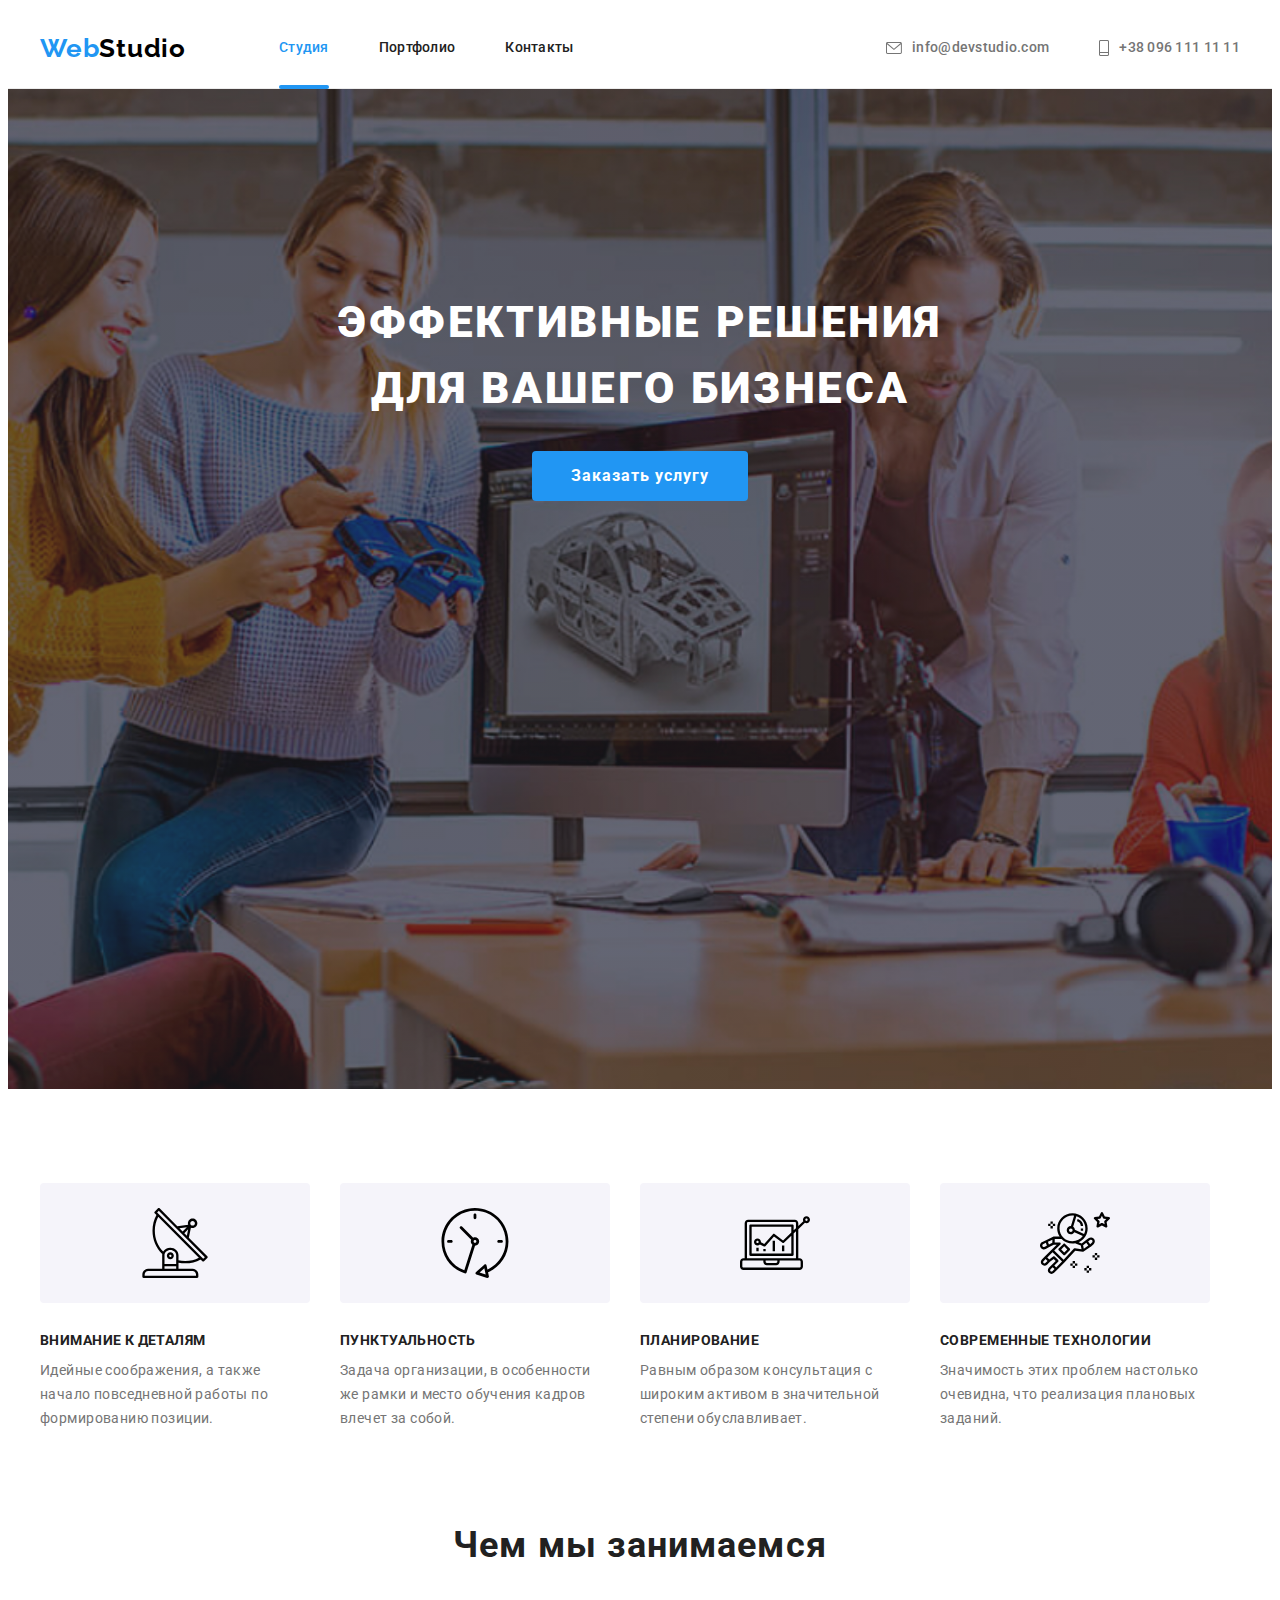
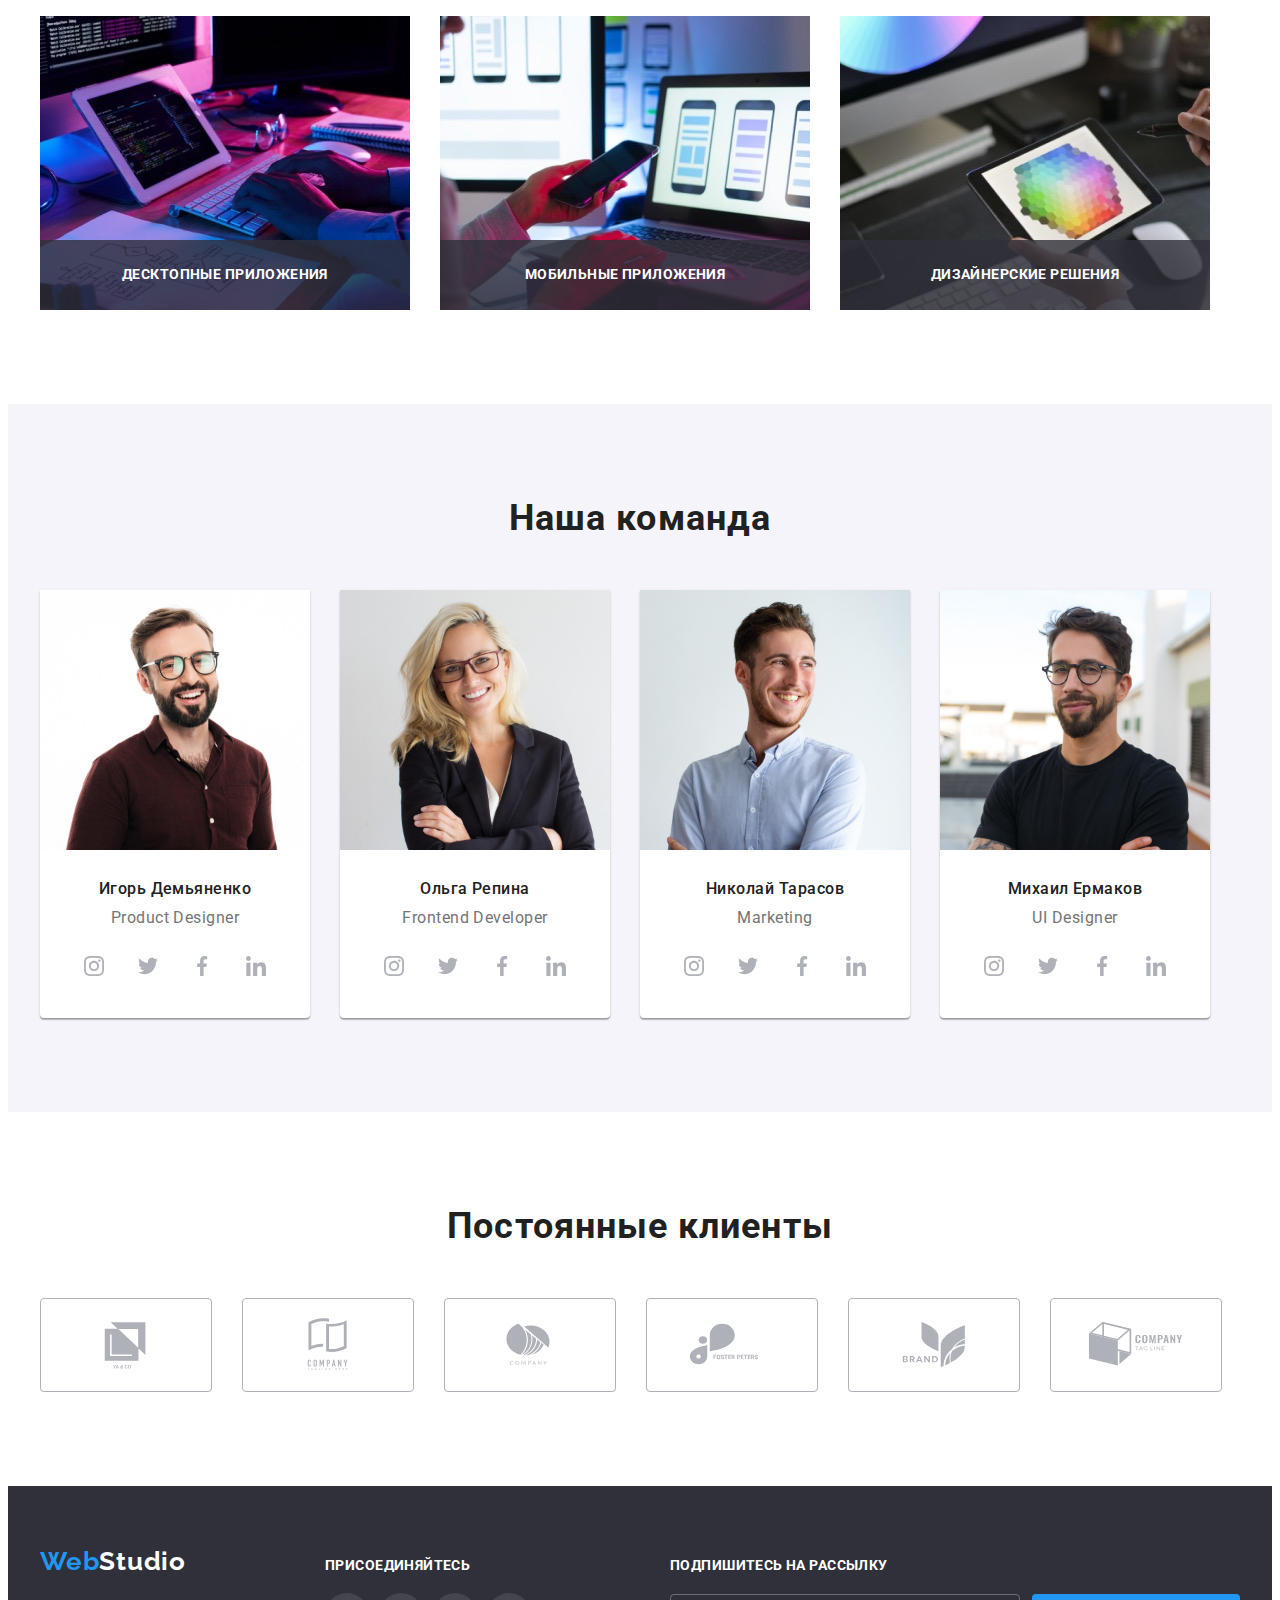
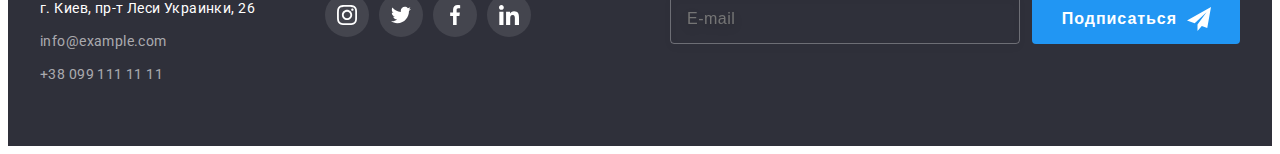
<file: index.html>
<!DOCTYPE html>
<html lang="ru">
  <head>
    <meta charset="UTF-8" />
    <meta http-equiv="X-UA-Compatible" content="IE=edge" />
    <meta name="viewport" content="width=device-width, initial-scale=1.0" />
    <title>Web Studio</title>
    <link rel="preconnect" href="https://fonts.googleapis.com" />
    <link rel="preconnect" href="https://fonts.gstatic.com" crossorigin />
    <link
      href="https://fonts.googleapis.com/css2?family=Montserrat:wght@400;700&family=Raleway:wght@700&family=Roboto:wght@400;500;700;900&display=swap"
      rel="stylesheet"
    />
    <link
      rel="stylesheet"
      href="https://cdnjs.cloudflare.com/ajax/libs/modern-normalize/1.1.0/modern-normalize.min.css"
      integrity="sha512-wpPYUAdjBVSE4KJnH1VR1HeZfpl1ub8YT/NKx4PuQ5NmX2tKuGu6U/JRp5y+Y8XG2tV+wKQpNHVUX03MfMFn9Q=="
      crossorigin="anonymous"
      referrerpolicy="no-referrer"
    />
    <link rel="stylesheet" href="./css/style.css" />
  </head>
  <body>
    <header class="header">
      <div class="header-content container">
        <nav class="header-nav">
          <a href="" class="header-logo link"
            >Web<span class="header-logo-studio">Studio</span></a
          >
          <ul class="header-list list">
            <li class="header-item">
              <a href="./index.html" class="header-link link current">Студия</a>
            </li>
            <li class="header-item">
              <a href="./portfolio.html" class="header-link link">Портфолио</a>
            </li>
            <li class="header-item">
              <a href="" class="header-link link">Контакты</a>
            </li>
          </ul>
        </nav>
        <ul class="header-contacts list">
          <li>
            <a href="mailto:info@devstudio.com" class="header-mail link"
              ><svg class="header-contact-icon" width="16" height="12">
                <use href="./img/symbol-defs.svg#icon-envelope"></use></svg
              >info@devstudio.com</a
            >
          </li>
          <li>
            <a href="tel:+380961111111" class="header-tel link"
              ><svg class="header-contact-icon" width="10" height="16">
                <use href="./img/symbol-defs.svg#icon-Vector"></use></svg
              >+38 096 111 11 11</a
            >
          </li>
        </ul>
      </div>
    </header>
    <main>
      <!--Hero-->
      <section class="hero">
        <div class="container">
          <h1 class="hero-title">Эффективные решения для вашего бизнеса</h1>
          <button type="button" class="hero-btn" data-modal-open>
            Заказать услугу
          </button>
        </div>
      </section>
      <!--Specificity-->
      <section class="specificity section">
        <div class="container">
          <h2 class="specificity-title" hidden>Особенности</h2>
          <ul class="specificity-list list">
            <li class="specificity-item">
              <div class="specificity-icon">
                <svg class="icon-antenna" width="70" height="70">
                  <use href="./img/symbol-defs.svg#icon-antenna"></use>
                </svg>
              </div>
              <h3 class="specificity-post-title">Внимание к деталям</h3>
              <p class="specificity-text">
                Идейные соображения, а также начало повседневной работы по
                формированию позиции.
              </p>
            </li>
            <li class="specificity-item">
              <div class="specificity-icon">
                <svg class="icon-clock" width="70" height="70">
                  <use href="./img/symbol-defs.svg#icon-clock"></use>
                </svg>
              </div>
              <h3 class="specificity-post-title">Пунктуальность</h3>
              <p class="specificity-text">
                Задача организации, в особенности же рамки и место обучения
                кадров влечет за собой.
              </p>
            </li>
            <li class="specificity-item">
              <div class="specificity-icon">
                <svg class="icon-diagram" width="70" height="70">
                  <use href="./img/symbol-defs.svg#icon-diagram"></use>
                </svg>
              </div>
              <h3 class="specificity-post-title">Планирование</h3>
              <p class="specificity-text">
                Равным образом консультация с широким активом в значительной
                степени обуславливает.
              </p>
            </li>
            <li class="specificity-item">
              <div class="specificity-icon">
                <svg class="icon-astronaut" width="70" height="70">
                  <use href="./img/symbol-defs.svg#icon-astronaut"></use>
                </svg>
              </div>
              <h3 class="specificity-post-title">Современные технологии</h3>
              <p class="specificity-text">
                Значимость этих проблем настолько очевидна, что реализация
                плановых заданий.
              </p>
            </li>
          </ul>
        </div>
      </section>
      <!--Activity-->
      <section class="activity section">
        <div class="container">
          <h2 class="activity-title">Чем мы занимаемся</h2>
          <ul class="activity-list list">
            <li class="activity-item">
              <img
                src="./img/box-1.jpg"
                alt="Работа за компьютером 1"
                width="370"
              />
              <p class="activity-text">Десктопные приложения</p>
            </li>
            <li class="activity-item">
              <img
                src="./img/box-2.jpg"
                alt="Работа за компьютером 2"
                width="370"
              />
              <p class="activity-text">Мобильные приложения</p>
            </li>
            <li class="activity-item">
              <img
                src="./img/box-3.jpg"
                alt="Работа за компьютером 3"
                width="370"
              />
              <p class="activity-text">Дизайнерские решения</p>
            </li>
          </ul>
        </div>
      </section>
      <!--Команда-->
      <section class="team section">
        <div class="container">
          <h2 class="team-title">Наша команда</h2>
          <ul class="team-list list">
            <li class="team-item">
              <img src="./img/igor.jpg" alt="Игорь" width="270" />
              <div class="workers-position">
                <h3 class="workers">Игорь Демьяненко</h3>
                <p class="position">Product Designer</p>
                <ul class="workers-soc list">
                  <li class="workers-soc-item">
                    <a href="" class="workers-soc-link link"
                      ><svg class="workers-soc-icon" width="20" height="20">
                        <use
                          href="./img/symbol-defs.svg#icon-instagram"
                        ></use></svg
                    ></a>
                  </li>
                  <li class="workers-soc-item">
                    <a href="" class="workers-soc-link link"
                      ><svg class="workers-soc-icon" width="20" height="20">
                        <use
                          href="./img/symbol-defs.svg#icon-twitter"
                        ></use></svg
                    ></a>
                  </li>
                  <li class="workers-soc-item">
                    <a href="" class="workers-soc-link link"
                      ><svg class="workers-soc-icon" width="20" height="20">
                        <use
                          href="./img/symbol-defs.svg#icon-facebook"
                        ></use></svg
                    ></a>
                  </li>
                  <li class="workers-soc-item">
                    <a href="" class="workers-soc-link link"
                      ><svg class="workers-soc-icon" width="20" height="20">
                        <use
                          href="./img/symbol-defs.svg#icon-linkedin"
                        ></use></svg
                    ></a>
                  </li>
                </ul>
              </div>
            </li>
            <li class="team-item">
              <img src="./img/olga.jpg" alt="Ольга" width="270" />
              <div class="workers-position">
                <h3 class="workers">Ольга Репина</h3>
                <p class="position">Frontend Developer</p>
                <ul class="workers-soc list">
                  <li class="workers-soc-item">
                    <a href="" class="workers-soc-link link"
                      ><svg class="workers-soc-icon" width="20" height="20">
                        <use
                          href="./img/symbol-defs.svg#icon-instagram"
                        ></use></svg
                    ></a>
                  </li>
                  <li class="workers-soc-item">
                    <a href="" class="workers-soc-link link"
                      ><svg class="workers-soc-icon" width="20" height="20">
                        <use
                          href="./img/symbol-defs.svg#icon-twitter"
                        ></use></svg
                    ></a>
                  </li>
                  <li class="workers-soc-item">
                    <a href="" class="workers-soc-link link"
                      ><svg class="workers-soc-icon" width="20" height="20">
                        <use
                          href="./img/symbol-defs.svg#icon-facebook"
                        ></use></svg
                    ></a>
                  </li>
                  <li class="workers-soc-item">
                    <a href="" class="workers-soc-link link"
                      ><svg class="workers-soc-icon" width="20" height="20">
                        <use
                          href="./img/symbol-defs.svg#icon-linkedin"
                        ></use></svg
                    ></a>
                  </li>
                </ul>
              </div>
            </li>
            <li class="team-item">
              <img src="./img/kola.jpg" alt="Николай" width="270" />
              <div class="workers-position">
                <h3 class="workers">Николай Тарасов</h3>
                <p class="position">Marketing</p>
                <ul class="workers-soc list">
                  <li class="workers-soc-item">
                    <a href="" class="workers-soc-link link"
                      ><svg class="workers-soc-icon" width="20" height="20">
                        <use
                          href="./img/symbol-defs.svg#icon-instagram"
                        ></use></svg
                    ></a>
                  </li>
                  <li class="workers-soc-item">
                    <a href="" class="workers-soc-link link"
                      ><svg class="workers-soc-icon" width="20" height="20">
                        <use
                          href="./img/symbol-defs.svg#icon-twitter"
                        ></use></svg
                    ></a>
                  </li>
                  <li class="workers-soc-item">
                    <a href="" class="workers-soc-link link"
                      ><svg class="workers-soc-icon" width="20" height="20">
                        <use
                          href="./img/symbol-defs.svg#icon-facebook"
                        ></use></svg
                    ></a>
                  </li>
                  <li class="workers-soc-item">
                    <a href="" class="workers-soc-link link"
                      ><svg class="workers-soc-icon" width="20" height="20">
                        <use
                          href="./img/symbol-defs.svg#icon-linkedin"
                        ></use></svg
                    ></a>
                  </li>
                </ul>
              </div>
            </li>
            <li class="team-item">
              <img src="./img/misa.jpg" alt="Михаил" width="270" />
              <div class="workers-position">
                <h3 class="workers">Михаил Ермаков</h3>
                <p class="position">UI Designer</p>
                <ul class="workers-soc list">
                  <li class="workers-soc-item">
                    <a href="" class="workers-soc-link link"
                      ><svg class="workers-soc-icon" width="20" height="20">
                        <use
                          href="./img/symbol-defs.svg#icon-instagram"
                        ></use></svg
                    ></a>
                  </li>
                  <li class="workers-soc-item">
                    <a href="" class="workers-soc-link link"
                      ><svg class="workers-soc-icon" width="20" height="20">
                        <use
                          href="./img/symbol-defs.svg#icon-twitter"
                        ></use></svg
                    ></a>
                  </li>
                  <li class="workers-soc-item">
                    <a href="" class="workers-soc-link link"
                      ><svg class="workers-soc-icon" width="20" height="20">
                        <use
                          href="./img/symbol-defs.svg#icon-facebook"
                        ></use></svg
                    ></a>
                  </li>
                  <li class="workers-soc-item">
                    <a href="" class="workers-soc-link link"
                      ><svg class="workers-soc-icon" width="20" height="20">
                        <use
                          href="./img/symbol-defs.svg#icon-linkedin"
                        ></use></svg
                    ></a>
                  </li>
                </ul>
              </div>
            </li>
          </ul>
        </div>
      </section>
      <!--Клиенты-->
      <section class="clients">
        <div class="container">
          <h2 class="clients-title">Постоянные клиенты</h2>
          <ul class="clients-icon list">
            <li>
              <a href="" class="client-icon-link"
                ><svg class="client-icon" width="106" height="60">
                  <use href="./img/symbol-defs.svg#icon-Logo-1"></use></svg
              ></a>
            </li>
            <li>
              <a href="" class="client-icon-link"
                ><svg class="client-icon" width="106" height="60">
                  <use href="./img/symbol-defs.svg#icon-Logo-2"></use></svg
              ></a>
            </li>
            <li>
              <a href="" class="client-icon-link"
                ><svg class="client-icon" width="106" height="60">
                  <use href="./img/symbol-defs.svg#icon-Logo-3"></use></svg
              ></a>
            </li>
            <li>
              <a href="" class="client-icon-link"
                ><svg class="client-icon" width="106" height="60">
                  <use href="./img/symbol-defs.svg#icon-Logo-4"></use></svg
              ></a>
            </li>
            <li>
              <a href="" class="client-icon-link"
                ><svg class="client-icon" width="106" height="60">
                  <use href="./img/symbol-defs.svg#icon-Logo-5"></use></svg
              ></a>
            </li>
            <li>
              <a href="" class="client-icon-link"
                ><svg class="client-icon" width="106" height="60">
                  <use href="./img/symbol-defs.svg#icon-Logo-6"></use></svg
              ></a>
            </li>
          </ul>
        </div>
      </section>
    </main>
    <!--Футер-->
    <footer class="footer">
      <div class="container footer">
        <div class="footer-address">
          <a href="" class="footer-logo link"
            >Web<span class="footer-logo-studio">Studio</span></a
          >
          <address class="address">
            <p class="address-text">г. Киев, пр-т Леси Украинки, 26</p>
            <ul class="footer-list list">
              <li class="footer-mail">
                <a href="mailto:info@devstudio.com" class="mail link"
                  >info@example.com</a
                >
              </li>
              <li class="footer-tel">
                <a href="tel:+380961111111" class="tel link"
                  >+38 099 111 11 11</a
                >
              </li>
            </ul>
          </address>
        </div>
        <div class="footer-login">
          <p class="footer-soc-title">присоединяйтесь</p>
          <ul class="footer-soc list">
            <li class="footer-soc-item">
              <a href="" class="footer-soc-link link"
                ><svg class="footer-soc-icon" width="20" height="20">
                  <use href="./img/symbol-defs.svg#icon-instagram"></use></svg
              ></a>
            </li>
            <li class="footer-soc-item">
              <a href="" class="footer-soc-link link"
                ><svg class="footer-soc-icon" width="20" height="20">
                  <use href="./img/symbol-defs.svg#icon-twitter"></use></svg
              ></a>
            </li>
            <li class="footer-soc-item">
              <a href="" class="footer-soc-link link"
                ><svg class="footer-soc-icon" width="20" height="20">
                  <use href="./img/symbol-defs.svg#icon-facebook"></use></svg
              ></a>
            </li>
            <li class="footer-soc-item">
              <a href="" class="footer-soc-link link"
                ><svg class="footer-soc-icon" width="20" height="20">
                  <use href="./img/symbol-defs.svg#icon-linkedin"></use></svg
              ></a>
            </li>
          </ul>
        </div>
        <div class="subscribe">
          <p class="subscribe-title">подпишитесь на рассылку</p>
          <form class="subscribe-form">
            <input
              type="email"
              name="email"
              placeholder="E-mail"
              class="subscribe-email"
            />
            <button type="submit" class="subscribe-btn">
              Подписаться<svg class="icon-send">
                <use href="./img/symbol-defs.svg#icon-send"></use>
              </svg>
            </button>
          </form>
        </div>
      </div>
    </footer>
    <!--Модальное окно-->
    <div class="backdrop is-hidden" data-modal>
      <div class="modal">
        <button class="modal-close" data-modal-close>
          <svg width="18" height="18">
            <use href="./img/symbol-defs.svg#icon-close-black"></use>
          </svg>
        </button>
        <p class="modal-title">Оставьте свои данные, мы вам перезвоним</p>
        <form class="modal-form">
          <div class="modal-field">
            <label class="modal-label" for="user-name">Имя</label>
            <div class="input-wrap">
              <input
                type="text"
                class="modal-input"
                name="user-name"
                id="user-name"
                required
              />
              <svg class="input-icon" width="18" height="18">
                <use href="./img/symbol-defs.svg#icon-person"></use>
              </svg>
            </div>
          </div>
          <div class="modal-field">
            <label class="modal-label" for="user-tel">Телефон</label>
            <div class="input-wrap">
              <input
                type="tel"
                class="modal-input"
                name="user-tel"
                id="user-tel"
                required
              />
              <svg class="input-icon" width="18" height="18">
                <use href="./img/symbol-defs.svg#icon-phone"></use>
              </svg>
            </div>
          </div>
          <div class="modal-field">
            <label class="modal-label" for="user-email">Почта</label>
            <div class="input-wrap">
              <input
                type="email"
                class="modal-input"
                name="user-email"
                id="user-email"
              />
              <svg class="input-icon" width="18" height="18">
                <use href="./img/symbol-defs.svg#icon-email"></use>
              </svg>
            </div>
          </div>
          <div class="modal-field">
            <label class="modal-label" for="user-text">Комментарий</label>
            <textarea
              name="user-text"
              id="user-text"
              placeholder="Введите текст"
              class="modal-text"
            ></textarea>
          </div>
          <div class="modal-fields">
            <input
              type="checkbox"
              name="policy"
              id="policy"
              class="modal-check visually-hidden"
              value="true"
            />
            <label for="policy" class="check-text"
              ><span>
                <svg class="check-icon" width="11" height="8">
                  <use href="./img/symbol-defs.svg#icon-check"></use>
                </svg> </span
              >Соглашаюсь с рассылкой и принимаю&nbsp;<a
                href=""
                class="modal-contract"
                >Условия договора</a
              ></label
            >
          </div>
          <button type="submit" class="button-submit">Отправить</button>
        </form>
      </div>
    </div>
    <script src="./js/modal.js"></script>
  </body>
</html>
</file>
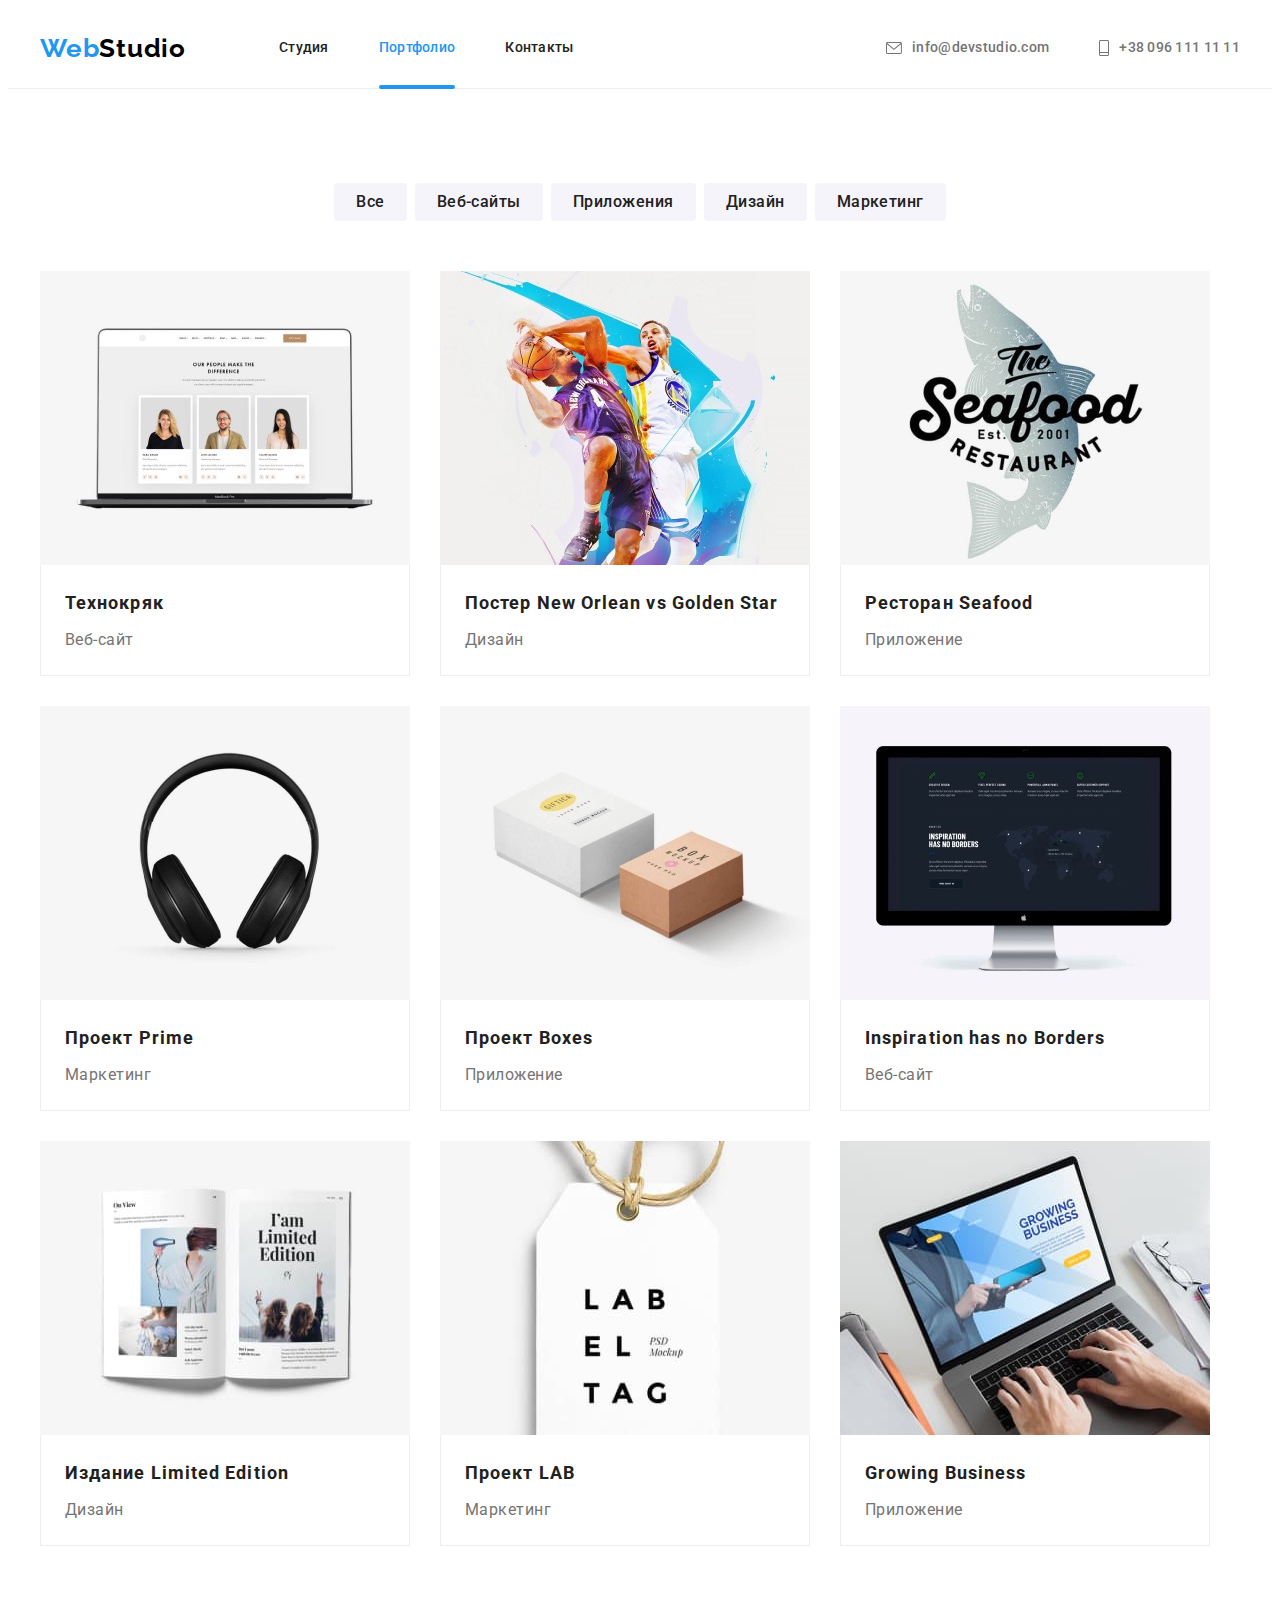
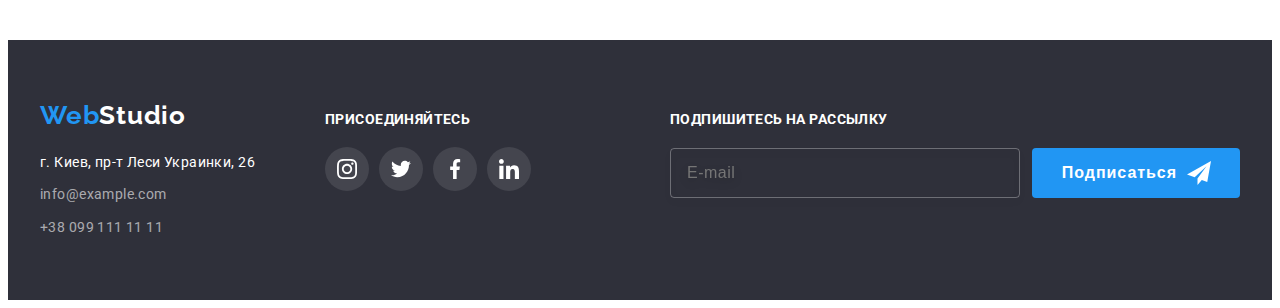
<file: portfolio.html>
<!DOCTYPE html>
<html lang="ru">
  <head>
    <meta charset="UTF-8" />
    <meta http-equiv="X-UA-Compatible" content="IE=edge" />
    <meta name="viewport" content="width=device-width, initial-scale=1.0" />
    <title>Портфолио</title>
    <link rel="preconnect" href="https://fonts.googleapis.com" />
    <link rel="preconnect" href="https://fonts.gstatic.com" crossorigin />
    <link
      href="https://fonts.googleapis.com/css2?family=Montserrat:wght@400;700&family=Raleway:wght@700&family=Roboto:wght@400;500;700;900&display=swap"
      rel="stylesheet"
    />
    <link
      rel="stylesheet"
      href="https://cdnjs.cloudflare.com/ajax/libs/modern-normalize/1.1.0/modern-normalize.min.css"
      integrity="sha512-wpPYUAdjBVSE4KJnH1VR1HeZfpl1ub8YT/NKx4PuQ5NmX2tKuGu6U/JRp5y+Y8XG2tV+wKQpNHVUX03MfMFn9Q=="
      crossorigin="anonymous"
      referrerpolicy="no-referrer"
    />
    <link rel="stylesheet" href="./css/style.css" />
  </head>
  <body>
    <header class="header">
      <div class="header-content container">
        <nav class="header-nav">
          <a href="" class="header-logo link"
            >Web<span class="header-logo-studio">Studio</span>
          </a>
          <ul class="header-list list">
            <li class="header-item">
              <a href="./index.html" class="header-link link">Студия</a>
            </li>
            <li class="header-item">
              <a href="./portfolio.html" class="header-link link current"
                >Портфолио</a
              >
            </li>
            <li class="header-item">
              <a href="" class="header-link link">Контакты</a>
            </li>
          </ul>
        </nav>
        <ul class="header-contacts list">
          <li>
            <a href="mailto:info@devstudio.com" class="header-mail link"
              ><svg class="header-contact-icon" width="16" height="12">
                <use href="./img/symbol-defs.svg#icon-envelope"></use></svg
              >info@devstudio.com</a
            >
          </li>
          <li>
            <a href="tel:+380961111111" class="header-tel link"
              ><svg class="header-contact-icon" width="10" height="16">
                <use href="./img/symbol-defs.svg#icon-Vector"></use></svg
              >+38 096 111 11 11</a
            >
          </li>
        </ul>
      </div>
    </header>
    <main>
      <section class="projects section">
        <div class="container">
          <h1 class="projects-title" hidden>Наши работы</h1>
          <ul class="projects-list list">
            <li class="projects-item">
              <button type="button" class="projects-btn">Все</button>
            </li>
            <li class="projects-item">
              <button type="button" class="projects-btn">Веб-сайты</button>
            </li>
            <li class="projects-item">
              <button type="button" class="projects-btn">Приложения</button>
            </li>
            <li class="projects-item">
              <button type="button" class="projects-btn">Дизайн</button>
            </li>
            <li class="projects-item">
              <button type="button" class="projects-btn">Маркетинг</button>
            </li>
          </ul>
          <ul class="portfolio-list list">
            <li class="portfolio-item">
              <a href="" class="portfolio-link link">
                <div class="portfolio-overlate">
                  <img src="./portfolio/pjct1.jpg" alt="Проект1" width="370" />
                  <p class="portfolio-overlate-text">
                    Ресурс предлагает комплексные предложения с разным уровнем
                    функционала и сервисов. Все это позволит посетителю получить
                    исчерпывающие сведения о компании или частном лице.
                  </p>
                </div>
                <div class="portfolio-post">
                  <h2 class="portfolio-name">Технокряк</h2>
                  <p class="portfolio-text">Веб-сайт</p>
                </div>
              </a>
            </li>
            <li class="portfolio-item">
              <a href="" class="portfolio-link link">
                <div class="portfolio-overlate">
                  <img src="./portfolio/pjct2.jpg" alt="Проект2" width="370" />
                  <p class="portfolio-overlate-text">
                    Текст Текст Текст Текст Текст Текст Текст Текст Текст Текст
                    Текст Текст Текст Текст Текст Текст Текст Текст Текст Текст
                    Текст Текст Текст Текст Текст Текст Текст Текст Текст Текст
                  </p>
                </div>
                <div class="portfolio-post">
                  <h2 class="portfolio-name">
                    Постер New Orlean vs Golden Star
                  </h2>
                  <p class="portfolio-text">Дизайн</p>
                </div>
              </a>
            </li>
            <li class="portfolio-item">
              <a href="" class="portfolio-link link">
                <div class="portfolio-overlate">
                  <img src="./portfolio/pjct3.jpg" alt="Проект3" width="370" />
                  <p class="portfolio-overlate-text">
                    Текст Текст Текст Текст Текст Текст Текст Текст Текст Текст
                    Текст Текст Текст Текст Текст Текст Текст Текст Текст Текст
                    Текст Текст Текст Текст Текст Текст Текст Текст Текст Текст
                  </p>
                </div>
                <div class="portfolio-post">
                  <h2 class="portfolio-name">Ресторан Seafood</h2>
                  <p class="portfolio-text">Приложение</p>
                </div>
              </a>
            </li>
            <li class="portfolio-item">
              <a href="" class="portfolio-link link">
                <div class="portfolio-overlate">
                  <img src="./portfolio/pjct4.jpg" alt="Проект4" width="370" />
                  <p class="portfolio-overlate-text">
                    Текст Текст Текст Текст Текст Текст Текст Текст Текст Текст
                    Текст Текст Текст Текст Текст Текст Текст Текст Текст Текст
                    Текст Текст Текст Текст Текст Текст Текст Текст Текст Текст
                  </p>
                </div>
                <div class="portfolio-post">
                  <h2 class="portfolio-name">Проект Prime</h2>
                  <p class="portfolio-text">Маркетинг</p>
                </div>
              </a>
            </li>
            <li class="portfolio-item">
              <a href="" class="portfolio-link link">
                <div class="portfolio-overlate">
                  <img src="./portfolio/pjct5.jpg" alt="Проект5" width="370" />
                  <p class="portfolio-overlate-text">
                    Текст Текст Текст Текст Текст Текст Текст Текст Текст Текст
                    Текст Текст Текст Текст Текст Текст Текст Текст Текст Текст
                    Текст Текст Текст Текст Текст Текст Текст Текст Текст Текст
                  </p>
                </div>
                <div class="portfolio-post">
                  <h2 class="portfolio-name">Проект Boxes</h2>
                  <p class="portfolio-text">Приложение</p>
                </div>
              </a>
            </li>
            <li class="portfolio-item">
              <a href="" class="portfolio-link link">
                <div class="portfolio-overlate">
                  <img src="./portfolio/pjct6.jpg" alt="Проект6" width="370" />
                  <p class="portfolio-overlate-text">
                    Текст Текст Текст Текст Текст Текст Текст Текст Текст Текст
                    Текст Текст Текст Текст Текст Текст Текст Текст Текст Текст
                    Текст Текст Текст Текст Текст Текст Текст Текст Текст Текст
                  </p>
                </div>
                <div class="portfolio-post">
                  <h2 class="portfolio-name">Inspiration has no Borders</h2>
                  <p class="portfolio-text">Веб-сайт</p>
                </div>
              </a>
            </li>
            <li class="portfolio-item">
              <a href="" class="portfolio-link link">
                <div class="portfolio-overlate">
                  <img src="./portfolio/pjct7.jpg" alt="Проект7" width="370" />
                  <p class="portfolio-overlate-text">
                    Текст Текст Текст Текст Текст Текст Текст Текст Текст Текст
                    Текст Текст Текст Текст Текст Текст Текст Текст Текст Текст
                    Текст Текст Текст Текст Текст Текст Текст Текст Текст Текст
                  </p>
                </div>
                <div class="portfolio-post">
                  <h2 class="portfolio-name">Издание Limited Edition</h2>
                  <p class="portfolio-text">Дизайн</p>
                </div>
              </a>
            </li>
            <li class="portfolio-item">
              <a href="" class="portfolio-link link">
                <div class="portfolio-overlate">
                  <img src="./portfolio/pjct8.jpg" alt="Проект8" width="370" />
                  <p class="portfolio-overlate-text">
                    Текст Текст Текст Текст Текст Текст Текст Текст Текст Текст
                    Текст Текст Текст Текст Текст Текст Текст Текст Текст Текст
                    Текст Текст Текст Текст Текст Текст Текст Текст Текст Текст
                  </p>
                </div>
                <div class="portfolio-post">
                  <h2 class="portfolio-name">Проект LAB</h2>
                  <p class="portfolio-text">Маркетинг</p>
                </div>
              </a>
            </li>
            <li class="portfolio-item">
              <a href="" class="portfolio-link link">
                <div class="portfolio-overlate">
                  <img src="./portfolio/pjct9.jpg" alt="Проект9" width="370" />
                  <p class="portfolio-overlate-text">
                    Текст Текст Текст Текст Текст Текст Текст Текст Текст Текст
                    Текст Текст Текст Текст Текст Текст Текст Текст Текст Текст
                    Текст Текст Текст Текст Текст Текст Текст Текст Текст Текст
                  </p>
                </div>
                <div class="portfolio-post">
                  <h2 class="portfolio-name">Growing Business</h2>
                  <p class="portfolio-text">Приложение</p>
                </div>
              </a>
            </li>
          </ul>
        </div>
      </section>
    </main>
    <footer class="footer">
      <div class="container footer">
        <div class="footer-address">
          <a href="" class="footer-logo link"
            >Web<span class="footer-logo-studio">Studio</span></a
          >
          <address class="address">
            <p class="address-text">г. Киев, пр-т Леси Украинки, 26</p>
            <ul class="footer-list list">
              <li class="footer-mail">
                <a href="mailto:info@devstudio.com" class="mail link"
                  >info@example.com</a
                >
              </li>
              <li class="footer-tel">
                <a href="tel:+380961111111" class="tel link"
                  >+38 099 111 11 11</a
                >
              </li>
            </ul>
          </address>
        </div>
        <div class="footer-login">
          <p class="footer-soc-title">присоединяйтесь</p>
          <ul class="footer-soc list">
            <li class="footer-soc-item">
              <a href="" class="footer-soc-link link"
                ><svg class="footer-soc-icon" width="20" height="20">
                  <use href="./img/symbol-defs.svg#icon-instagram"></use></svg
              ></a>
            </li>
            <li class="footer-soc-item">
              <a href="" class="footer-soc-link link"
                ><svg class="footer-soc-icon" width="20" height="20">
                  <use href="./img/symbol-defs.svg#icon-twitter"></use></svg
              ></a>
            </li>
            <li class="footer-soc-item">
              <a href="" class="footer-soc-link link"
                ><svg class="footer-soc-icon" width="20" height="20">
                  <use href="./img/symbol-defs.svg#icon-facebook"></use></svg
              ></a>
            </li>
            <li class="footer-soc-item">
              <a href="" class="footer-soc-link link"
                ><svg class="footer-soc-icon" width="20" height="20">
                  <use href="./img/symbol-defs.svg#icon-linkedin"></use></svg
              ></a>
            </li>
          </ul>
        </div>
        <div class="subscribe">
          <p class="subscribe-title">подпишитесь на рассылку</p>
          <form class="subscribe-form">
            <input
              type="email"
              name="email"
              placeholder="E-mail"
              class="subscribe-email"
            />
            <button type="submit" class="subscribe-btn">
              Подписаться<svg class="icon-send">
                <use href="./img/symbol-defs.svg#icon-send"></use>
              </svg>
            </button>
          </form>
        </div>
      </div>
    </footer>
  </body>
</html>
</file>
<file: css/style.css>
:root {
  --text-color: #757575;
  --title-color: #212121;
  --second-title-color: #ffffff;
  --accent-color: #2196f3;
  --second-accent-color: #f5f4fa;
  --first-bg-color: #ffffff;
  --sec-bg-color: #2f303a;
  --th-bg-color: #2f303a;
}
p,
h1,
h2,
h3,
h4,
h5 h6 {
  margin: 0;
}
ul,
ol {
  margin: 0;
  padding-left: 0;
}
address {
  font-style: normal;
}
a {
  color: currentColor;
}

body {
  font-family: Roboto, sans-serif;
  color: #212121;
}
img {
  display: block;
}
.list {
  list-style: none;
}
.link {
  text-decoration: none;
}
.container {
  width: 1200px;
  margin-left: auto;
  margin-right: auto;
  padding-left: 15px;
  padding-right: 15px;
}
.section {
  padding: 94px 0;
}

/*------------------HEADER------------------------------------------------*/
.header {
  background-color: var(--first-bg-color);
  border-bottom: 1px solid #ececec;
}
.header-content {
  display: flex;
  align-items: center;
}
.header-list {
  display: flex;
  align-items: center;
}
.header-item:not(:last-child) {
  margin-right: 50px;
}
.header-contacts {
  display: flex;
  align-items: center;
  margin-left: auto;
  gap: 50px;
}
.header-nav {
  display: flex;
  align-items: center;
}
.header-logo {
  margin-right: 93px;
  align-items: center;
  font-family: "Raleway", sans-serif;
  font-weight: 700;
  font-size: 26px;
  line-height: 1.19;
  letter-spacing: 0.03em;
  color: #2196f3;
  transition: color 250ms cubic-bezier(0.4, 0, 0.2, 1);
}
.header-logo-studio {
  color: #000000;
  transition: color 250ms cubic-bezier(0.4, 0, 0.2, 1);
}
.header-link {
  display: block;
  position: relative;
  padding-top: 32px;
  padding-bottom: 32px;
  font-weight: 500;
  font-size: 14px;
  line-height: 1.14;
  letter-spacing: 0.02em;
  color: var(--title-color);
  transition: color 250ms cubic-bezier(0.4, 0, 0.2, 1);
}
.header-link:hover,
.header-link:focus {
  color: var(--accent-color);
}
.header-link.current {
  color: var(--accent-color);
}
.header-link.current::after {
  content: "";
  position: absolute;
  display: block;
  width: 100%;
  height: 4px;
  left: 0;
  bottom: -1px;
  border-radius: 2px;
  background-color: var(--accent-color);
}
.header-mail,
.header-tel {
  font-weight: 500;
  font-size: 14px;
  line-height: 1.14;
  letter-spacing: 0.02em;
  color: var(--text-color);
  display: flex;
  align-items: center;
  transition: color 250ms cubic-bezier(0.4, 0, 0.2, 1);
}
.header-mail:hover,
.header-mail:focus,
.header-tel:hover,
.header-tel:focus {
  color: var(--accent-color);
}
.header-contact-icon {
  fill: currentColor;
  margin-right: 10px;
}

/*-------------------HERO-----------------------------------------------*/
.hero {
  background-color: var(--sec-bg-color);
  text-align: center;
  padding: 200px 0;
  background-image: linear-gradient(
      to right,
      rgba(47, 48, 58, 0.4),
      rgba(47, 48, 58, 0.4)
    ),
    url(../img/hero-bg.jpg);
  background-repeat: no-repeat;
  background-position: center;
  background-size: cover;
  max-width: 1600px;
  height: 600px;
  margin-left: auto;
  margin-right: auto;
}
.hero-title {
  margin: 0 auto 30px;
  max-width: 696px;
  font-weight: 900;
  font-size: 44px;
  line-height: 1.5;
  text-transform: uppercase;
  letter-spacing: 0.06em;
  color: var(--second-title-color);
}
.hero-btn {
  padding: 10px 32px;
  border-radius: 4px;
  min-width: 216px;
  height: 50px;
  border: transparent;
  font-family: inherit;
  font-weight: 700;
  font-size: 16px;
  line-height: 1.87;
  letter-spacing: 0.06em;
  cursor: pointer;
  background-color: #2196f3;
  color: var(--second-title-color);
  transition: background-color 250ms cubic-bezier(0.4, 0, 0.2, 1);
}
.hero-btn:hover,
.hero-btn:focus {
  background-color: #188ce8;
}
/*-----------------------------------Особенности---------------------------------------*/
.specificity {
  padding-top: 94px;
  padding-bottom: 94px;
}
.specificity-list {
  display: flex;
  gap: 30px;
  width: 270px;
}
.specificity-post-title {
  margin-top: 30px;
  margin-bottom: 10px;
  font-weight: 700;
  font-size: 14px;
  line-height: 1.14;
  letter-spacing: 0.03em;
  text-transform: uppercase;
  color: var(--title-color);
  min-width: 270px;
}
.specificity-text {
  font-size: 14px;
  line-height: 1.71;
  letter-spacing: 0.03em;
  color: var(--text-color);
  min-width: 270px;
}
.specificity-icon {
  display: flex;
  background-color: #f5f4fa;
  height: 120px;
  border-radius: 4px;
  align-items: center;
  justify-content: center;
}

/*-------------------------------------------ЧЕМ ЗАНИМАЕМСЯ-------------------------------------------*/
.activity {
  padding-top: 0;
  background-color: var(--first-bg-color);
  text-align: center;
}
.activity-list {
  display: flex;
  gap: 30px;
}
.activity-title {
  margin-bottom: 50px;
  font-weight: 700;
  font-size: 36px;
  line-height: 1.16;
  text-align: center;
  letter-spacing: 0.03em;
  color: var(--title-color);
}
.activity-item {
  position: relative;
}
.activity-text {
  display: flex;
  position: absolute;
  font-style: normal;
  font-weight: 700;
  font-size: 14px;
  line-height: 1.14;
  letter-spacing: 0.03em;
  text-transform: uppercase;
  align-items: center;
  justify-content: center;
  width: 100%;
  height: 70px;
  bottom: 0;
  color: var(--second-title-color);
  background-color: rgba(47, 48, 58, 0.8);
}
/*-------------------------------------------------КОМАНДА-----------------------------------------------*/
.team {
  background-color: #f5f4fa;
  text-align: center;
}
.team-list {
  display: flex;
  gap: 30px;
}
.team-title {
  margin-bottom: 50px;
  font-weight: 700;
  font-size: 36px;
  line-height: 1.16;
  text-align: center;
  letter-spacing: 0.03em;
  color: var(--title-color);
}
.team-item {
  width: 270px;
  text-align: center;
  background: var(--second-title-color);
  box-shadow: 0px 1px 3px rgba(0, 0, 0, 0.12), 0px 1px 1px rgba(0, 0, 0, 0.14),
    0px 2px 1px rgba(0, 0, 0, 0.2);
  border-radius: 0px 0px 4px 4px;
}
.workers-position {
  padding: 30px 10px;
}
.workers {
  margin-bottom: 10px;
  font-weight: 500;
  font-size: 16px;
  line-height: 1.18;
  text-align: center;
  letter-spacing: 0.03em;
  color: var(--title-color);
}
.position {
  font-size: 16px;
  line-height: 1.18;
  text-align: center;
  letter-spacing: 0.03em;
  color: var(--text-color);
  margin-bottom: 16px;
}
.workers-soc {
  display: flex;
  justify-content: center;
  gap: 10px;
}

.workers-soc-link {
  width: 44px;
  height: 44px;
  border-radius: 50%;
  display: flex;
  align-items: center;
  justify-content: center;
  color: #afb1b8;
  transition: background-color 250ms cubic-bezier(0.4, 0, 0.2, 1),
    color 250ms cubic-bezier(0.4, 0, 0.2, 1);
}
.workers-soc-icon {
  fill: currentColor;
}
.workers-soc-link:hover,
.workers-soc-link:focus {
  background-color: #2196f3;
  color: #ffffff;
}
/*----------------------------------------------------Постоянные клиенты------------------------------------------*/
.clients {
  padding-top: 94px;
  padding-bottom: 94px;
  text-align: center;
}
.clients-title {
  font-weight: 700;
  font-size: 36px;
  line-height: 1.16;
  text-align: center;
  letter-spacing: 0.03em;
  color: var(--title-color);
}
.clients-icon {
  display: flex;
  gap: 30px;
  margin-top: 50px;
}
.client-icon-link {
  display: flex;
  width: 170px;
  height: 92px;
  border: 1px solid #afb1b8;
  border-radius: 4px;
  fill: #afb1b8;
  align-items: center;
  justify-content: center;
  transition: fill 250ms cubic-bezier(0.4, 0, 0.2, 1),
    border 250ms cubic-bezier(0.4, 0, 0.2, 1);
}
.client-icon-link:hover,
.client-icon-link:focus {
  fill: var(--accent-color);
  border: 1px solid var(--accent-color);
}

/*-----------------------------------------------------FOOTER---------------------------------------------------------*/
.footer {
  background-color: #2f303a;
  padding: 60px 0;
}
.container.footer {
  display: flex;
  align-items: baseline;
  padding: 0;
}
.footer-logo {
  display: inline-block;
  margin-bottom: 20px;
  font-family: "Raleway", sans-serif;
  font-weight: 700;
  font-size: 26px;
  line-height: 1.19;
  letter-spacing: 0.03em;
  color: var(--accent-color);
}
.footer-logo-studio {
  color: #ffffff;
}
.address-text {
  font-style: normal;
  font-weight: 400;
  font-size: 14px;
  line-height: 1.71;
  letter-spacing: 0.03em;
  color: var(--second-title-color);
}
.footer-list {
  margin-top: 9px;
}
.footer-tel {
  margin-top: 9px;
}
.mail,
.tel {
  display: inline-block;
  font-style: normal;
  font-weight: 400;
  font-size: 14px;
  line-height: 1.71;
  letter-spacing: 0.03em;
  color: rgba(255, 255, 255, 0.6);
  transition: color 250ms cubic-bezier(0.4, 0, 0.2, 1);
}
.mail:hover,
.mail:focus,
.tel:hover,
.tel:focus {
  color: var(--accent-color);
}
.footer-login {
  margin-left: 70px;
}
.footer-soc-title {
  font-weight: 700;
  font-size: 14px;
  line-height: 16px;
  letter-spacing: 0.03em;
  text-transform: uppercase;
  color: var(--second-title-color);
  margin-bottom: 20px;
  text-align: left;
}
.footer-soc {
  display: flex;
  gap: 10px;
}
.footer-soc-link {
  background: rgba(255, 255, 255, 0.1);
  fill: var(--second-title-color);
  display: flex;
  width: 44px;
  height: 44px;
  border-radius: 44px;
  align-items: center;
  justify-content: center;
  transition: background-color 250ms cubic-bezier(0.4, 0, 0.2, 1);
}
.footer-soc-link:hover,
.footer-soc-link:focus {
  background-color: var(--accent-color);
}
.subscribe-form {
  display: flex;
  width: 570px;
  height: 50px;
}
.subscribe {
  margin-left: auto;
}
.subscribe-title {
  font-weight: 700;
  font-size: 14px;
  line-height: 1.14;
  letter-spacing: 0.03em;
  text-transform: uppercase;
  margin-bottom: 20px;
  color: var(--first-bg-color);
}
.subscribe-email {
  display: block;
  width: 358px;
  padding: 14px 16px 14px 16px;
  font-weight: 400;
  font-size: 16px;
  line-height: 1.25;
  align-items: center;
  letter-spacing: 0.03em;
  outline: none;
  border: 1px solid rgba(255, 255, 255, 0.3);
  filter: drop-shadow(0px 4px 4px rgba(0, 0, 0, 0.15));
  border-radius: 4px;
  transition: 250ms cubic-bezier(0.4, 0, 0.2, 1);
  color: rgba(255, 255, 255, 0.6);
  background-color: transparent;
}
.subscribe-email:focus {
  border-color: var(--accent-color);
}
.subscribe-btn {
  display: flex;
  margin-left: 12px;
  padding: 9px 28px 9px 29px;
  font-weight: 700;
  font-size: 16px;
  line-height: 1.88;
  letter-spacing: 0.06em;
  align-items: center;
  justify-content: center;
  border-radius: 4px;
  border: 1px solid transparent;
  color: var(--first-bg-color);
  background-color: var(--accent-color);
  transition: background-color 250ms cubic-bezier(0.4, 0, 0.2, 1),
    box-shadow 250ms cubic-bezier(0.4, 0, 0.2, 1);
  cursor: pointer;
}
.subscribe-btn:hover,
.subscribe-btn:focus {
  background-color: #188ce8;
  box-shadow: 0px 4px 4px rgba(0, 0, 0, 0.15);
}
.icon-send {
  width: 24px;
  height: 24px;
  margin-left: 10px;
  fill: var(--second-title-color);
}
/*------------------------------------------HEROпортфолио----------------------------------------------*/
.projects {
  align-items: center;
}
.projects-list {
  display: flex;
  gap: 8px;
  justify-content: center;
  margin-bottom: 50px;
}
.projects-btn {
  padding: 6px 22px;
  font-family: inherit;
  font-weight: 500;
  font-size: 16px;
  line-height: 1.62;
  text-align: center;
  letter-spacing: 0.03em;
  background-color: var(--second-accent-color);
  color: var(--title-color);
  border: none;
  border-radius: 4px;
  cursor: pointer;
  transition: color 250ms cubic-bezier(0.4, 0, 0.2, 1),
    background-color 250ms cubic-bezier(0.4, 0, 0.2, 1),
    box-shadow 250ms cubic-bezier(0.4, 0, 0.2, 1);
}
.portfolio-list {
  display: flex;
  flex-wrap: wrap;
  gap: 30px;
}
.portfolio-post {
  padding: 20px 24px;
  border-right: 1px solid #eeeeee;
  border-bottom: 1px solid #eeeeee;
  border-left: 1px solid #eeeeee;
}
.portfolio-item {
  width: 370px;
}
.projects-btn:hover,
.projects-btn:focus {
  background-color: var(--accent-color);
  color: var(--second-title-color);
  box-shadow: 0px 3px 1px rgba(0, 0, 0, 0.1), 0px 1px 2px rgba(0, 0, 0, 0.08),
    0px 2px 2px rgba(0, 0, 0, 0.12);
}
.portfolio-name {
  margin-bottom: 4px;
  font-weight: 700;
  font-size: 18px;
  line-height: 2;
  letter-spacing: 0.06em;
  color: var(--title-color);
}
.portfolio-text {
  font-size: 16px;
  line-height: 1.87;
  letter-spacing: 0.03em;
  color: var(--text-color);
}
.portfolio-link {
  display: block;
  transition: box-shadow 250ms cubic-bezier(0.4, 0, 0.2, 1);
}
.portfolio-link:hover,
.portfolio-link:focus {
  box-shadow: 0px 1px 1px rgba(0, 0, 0, 0.12), 0px 4px 4px rgba(0, 0, 0, 0.06),
    1px 4px 6px rgba(0, 0, 0, 0.16);
}
.portfolio-overlate {
  position: relative;
  overflow: hidden;
}
.portfolio-overlate-text {
  position: absolute;
  display: block;
  width: 100%;
  height: 100%;
  top: 0;
  left: 0;
  padding: 63px 24px;

  font-style: normal;
  font-weight: 400;
  font-size: 18px;
  line-height: 1.56;
  letter-spacing: 0.03em;
  transform: translateY(101%);
  transition: transform 250ms cubic-bezier(0.4, 0, 0.2, 1);
  color: var(--second-title-color);
  background-color: rgba(33, 150, 243, 0.9);
}
.portfolio-item .portfolio-link:hover .portfolio-overlate-text,
.portfolio-item .portfolio-link:focus .portfolio-overlate-text {
  transform: translateY(0);
}

/*----------------------------Модал---------------------------------*/

.backdrop.is-hidden {
  visibility: hidden;
  opacity: 0;
  pointer-events: none;
}
.backdrop {
  position: fixed;
  top: 0;
  left: 0;
  width: 100vw;
  height: 100vh;
  opacity: 1;
  background-color: rgba(0, 0, 0, 0.2);
  transition: opacity 250ms cubic-bezier(0.4, 0, 0.2, 1),
    visibility 250ms cubic-bezier(0.4, 0, 0.2, 1);
}
.backdrop.is-hidden .modal {
  transform: translate(-50%, -50%) scale(0);
}
.modal {
  position: absolute;
  top: 50%;
  left: 50%;
  width: 528px;
  height: 581px;
  transform: translate(-50%, -50%) scale(1);
  transition: transform 250ms cubic-bezier(0.4, 0, 0.2, 1);
  background-color: var(--first-bg-color);
  padding: 40px;
}
.modal-close {
  position: absolute;
  top: 8px;
  right: 8px;
  display: flex;
  justify-content: center;
  align-items: center;
  cursor: pointer;
  background-color: transparent;
  border-radius: 50%;
  border: 1px solid rgba(0, 0, 0, 0.1);
  width: 30px;
  height: 30px;
  transition: background-color 250ms cubic-bezier(0.4, 0, 0.2, 1),
    fill 250ms cubic-bezier(0.4, 0, 0.2, 1);
}
.modal-close:hover,
.modal-close:focus {
  fill: var(--accent-color);
}
.modal-title {
  text-align: center;
  font-weight: 700;
  font-size: 20px;
  line-height: 1.15;
  letter-spacing: 0.03em;
  color: #212121;
  margin-bottom: 12px;
}
.modal-input {
  width: 100%;
  height: 40px;
  border: 1px solid rgba(33, 33, 33, 0.2);
  border-radius: 4px;
  padding-left: 42px;
  outline: transparent;
  cursor: pointer;
  transition: border-color 250ms cubic-bezier(0.4, 0, 0.2, 1);
}
.modal-input:focus {
  border-color: var(--accent-color);
}
.modal-input:focus + .input-icon {
  fill: var(--accent-color);
}

.input-icon {
  position: absolute;
  left: 12px;
  top: 50%;
  transform: translateY(-50%);
  transition: fill 250ms cubic-bezier(0.4, 0, 0.2, 1);
}
.input-wrap {
  position: relative;
}
.modal-field:not(:first-child) {
  margin-top: 10px;
}
.modal-fields {
  margin-top: 20px;
}
.modal-label {
  display: block;
  font-weight: 400;
  font-size: 12px;
  line-height: 1.16;
  letter-spacing: 0.01em;
  color: #757575;
  margin-bottom: 4px;
}
.modal-text {
  display: block;
  width: 100%;
  height: 120px;
  border: 1px solid rgba(33, 33, 33, 0.2);
  border-radius: 4px;
  resize: none;
  padding: 12px;
  outline: transparent;
  cursor: pointer;
  font-weight: 400;
  font-size: 12px;
  line-height: 1.16;
  letter-spacing: 0.01em;
  color: rgba(117, 117, 117, 0.5);
}
.check-text {
  display: flex;
  align-items: center;
  font-weight: 400;
  font-size: 14px;
  line-height: 1.71;
  letter-spacing: 0.03em;
  color: #757575;
  cursor: pointer;
  justify-content: center;
}
.modal-text:focus {
  border-color: var(--accent-color);
}
.modal-contract {
  color: var(--accent-color);
}
.visually-hidden {
  position: absolute;
  white-space: nowrap;
  width: 1px;
  height: 1px;
  overflow: hidden;
  border: 0;
  padding: 0;
  clip: rect(0 0 0 0);
  clip-path: inset(50%);
  margin: -1px;
}
.check-text span {
  width: 16px;
  height: 15px;
  border: 2px solid var(--title-color);
  border-radius: 2px;
  box-shadow: 0px 4px 4px rgba(0, 0, 0, 0.25);
  margin-right: 8px;
  display: flex;
  align-items: center;
  justify-content: center;
}
.check-icon {
  fill: transparent;
}
.modal-check:checked + .check-text span {
  background-color: var(--accent-color);
  border: none;
  box-shadow: none;
}
.modal-check:checked + .check-text .check-icon {
  fill: var(--second-title-color);
}
.modal-check:focus + .check-text span {
  border-color: var(--accent-color);
}
.button-submit {
  display: block;
  margin-top: 30px;
  margin-left: auto;
  margin-right: auto;
  padding: 10px 52px 10px 52px;
  font-weight: 700;
  font-size: 16px;
  line-height: 1.88;
  align-items: center;
  text-align: center;
  letter-spacing: 0.06em;
  color: var(--second-title-color);
  background-color: var(--accent-color);
  border: none;
  border-radius: 4px;
  cursor: pointer;
  transition: background-color 250ms cubic-bezier(0.4, 0, 0.2, 1),
    box-shadow 250ms cubic-bezier(0.4, 0, 0.2, 1);
}
.button-submit:hover,
.button-submit:focus {
  background-color: #188ce8;
  box-shadow: 0px 4px 4px rgba(0, 0, 0, 0.15);
}
</file>
